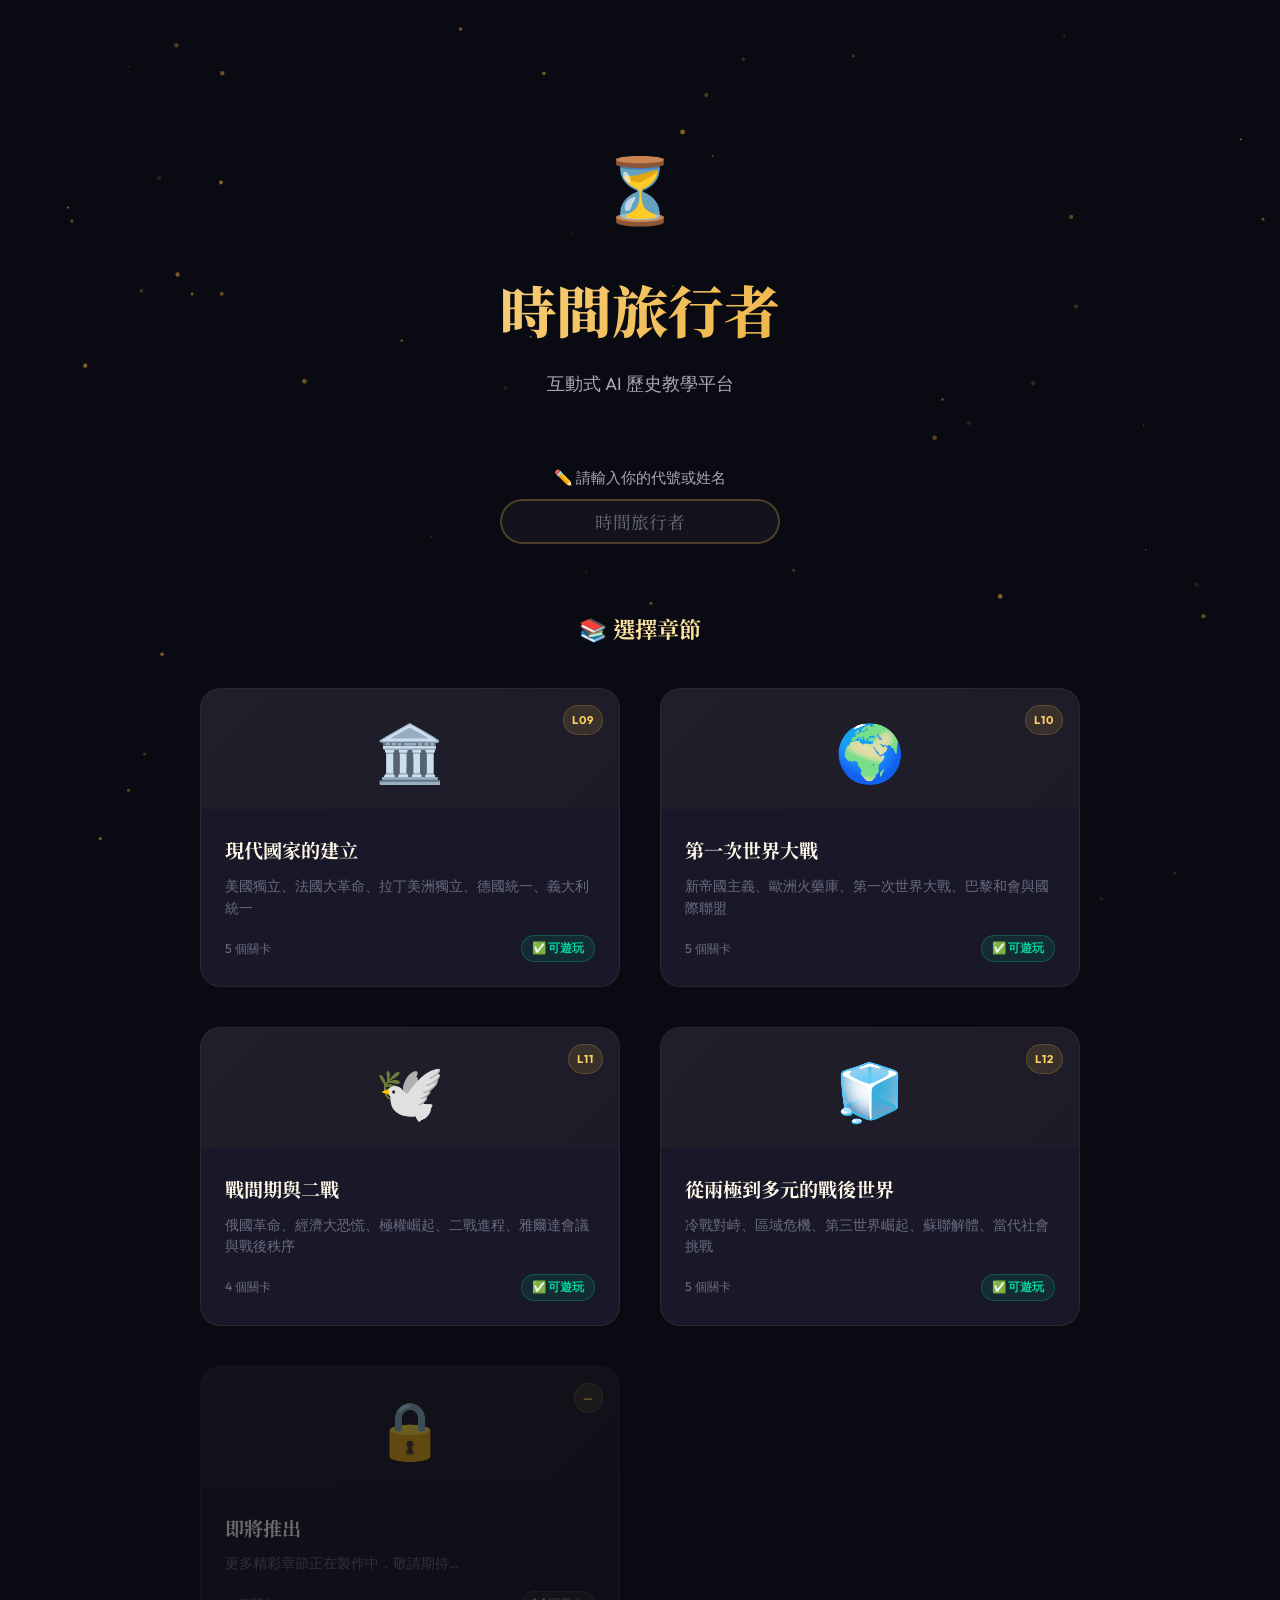
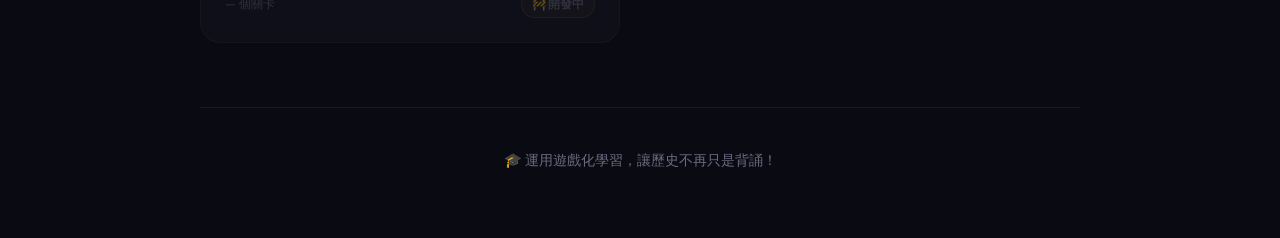
<file: index.html>
<!DOCTYPE html>
<html lang="zh-TW">
<head>
  <meta charset="UTF-8">
  <meta name="viewport" content="width=device-width, initial-scale=1.0">
  <meta name="description" content="互動式 AI 歷史教學平台 — 透過遊戲化方式學習歷史，選擇你的章節開始冒險！">
  <title>⏳ 時間旅行者 — 互動歷史教學平台</title>
  <link rel="stylesheet" href="style.css">
</head>
<body>

<canvas id="particles-canvas"></canvas>

<div class="portal-page">
  <div class="portal-header">
    <div class="portal-icon">⏳</div>
    <h1 class="portal-title">時間旅行者</h1>
    <p class="portal-subtitle">互動式 AI 歷史教學平台</p>
  </div>

  <div class="portal-username-section">
    <label class="username-label" for="portal-username">✏️ 請輸入你的代號或姓名</label>
    <input type="text" class="username-input" id="portal-username" placeholder="時間旅行者" maxlength="20">
  </div>

  <h2 class="portal-section-title">📚 選擇章節</h2>

  <div class="chapter-grid">
    <a class="chapter-card chapter-available" id="ch01-card" href="#" onclick="enterChapter('ch01.html')">
      <div class="chapter-badge">L09</div>
      <div class="chapter-cover">
        <span class="chapter-emoji">🏛️</span>
      </div>
      <div class="chapter-info">
        <h3 class="chapter-name">現代國家的建立</h3>
        <p class="chapter-desc">美國獨立、法國大革命、拉丁美洲獨立、德國統一、義大利統一</p>
        <div class="chapter-meta">
          <span class="chapter-levels">5 個關卡</span>
          <span class="chapter-status-tag">✅ 可遊玩</span>
        </div>
      </div>
    </a>

    <a class="chapter-card chapter-available" id="ch02-card" href="#" onclick="enterChapter('ch02.html')">
      <div class="chapter-badge">L10</div>
      <div class="chapter-cover">
        <span class="chapter-emoji">🌍</span>
      </div>
      <div class="chapter-info">
        <h3 class="chapter-name">第一次世界大戰</h3>
        <p class="chapter-desc">新帝國主義、歐洲火藥庫、第一次世界大戰、巴黎和會與國際聯盟</p>
        <div class="chapter-meta">
          <span class="chapter-levels">5 個關卡</span>
          <span class="chapter-status-tag">✅ 可遊玩</span>
        </div>
      </div>
    </a>

<a class="chapter-card chapter-available" id="ch03-card" href="#" onclick="enterChapter('ch03.html')">
<div class="chapter-badge">L11</div>
<div class="chapter-cover">
<span class="chapter-emoji">🕊️</span>
</div>
<div class="chapter-info">
<h3 class="chapter-name">戰間期與二戰</h3>
<p class="chapter-desc">俄國革命、經濟大恐慌、極權崛起、二戰進程、雅爾達會議與戰後秩序</p>
<div class="chapter-meta">
<span class="chapter-levels">4 個關卡</span>
<span class="chapter-status-tag">✅ 可遊玩</span>
</div>
</div>
</a>

<a class="chapter-card chapter-available" id="ch04-card" href="#" onclick="enterChapter('ch04.html')">
<div class="chapter-badge">L12</div>
<div class="chapter-cover">
<span class="chapter-emoji">🧊</span>
</div>
<div class="chapter-info">
<h3 class="chapter-name">從兩極到多元的戰後世界</h3>
<p class="chapter-desc">冷戰對峙、區域危機、第三世界崛起、蘇聯解體、當代社會挑戰</p>
<div class="chapter-meta">
<span class="chapter-levels">5 個關卡</span>
<span class="chapter-status-tag">✅ 可遊玩</span>
</div>
</div>
</a>

<div class="chapter-card chapter-locked">
      <div class="chapter-badge">—</div>
      <div class="chapter-cover">
        <span class="chapter-emoji">🔒</span>
      </div>
      <div class="chapter-info">
        <h3 class="chapter-name">即將推出</h3>
        <p class="chapter-desc">更多精彩章節正在製作中，敬請期待…</p>
        <div class="chapter-meta">
          <span class="chapter-levels">— 個關卡</span>
          <span class="chapter-status-tag coming-soon">🚧 開發中</span>
        </div>
      </div>
    </div>
  </div>

  <div class="portal-footer">
    <p>🎓 運用遊戲化學習，讓歷史不再只是背誦！</p>
  </div>
</div>

<script>
function initParticles() {
  const canvas = document.getElementById('particles-canvas');
  const ctx = canvas.getContext('2d');
  let particles = [];
  function resize() { canvas.width = window.innerWidth; canvas.height = window.innerHeight; }
  resize();
  window.addEventListener('resize', resize);
  class Particle {
    constructor() { this.reset(); }
    reset() {
      this.x = Math.random() * canvas.width;
      this.y = Math.random() * canvas.height;
      this.size = Math.random() * 2 + 0.5;
      this.speedX = (Math.random() - 0.5) * 0.3;
      this.speedY = (Math.random() - 0.5) * 0.3;
      this.opacity = Math.random() * 0.4 + 0.1;
    }
    update() {
      this.x += this.speedX; this.y += this.speedY;
      if (this.x < 0 || this.x > canvas.width) this.speedX *= -1;
      if (this.y < 0 || this.y > canvas.height) this.speedY *= -1;
    }
    draw() {
      ctx.beginPath();
      ctx.arc(this.x, this.y, this.size, 0, Math.PI * 2);
      ctx.fillStyle = `rgba(255, 192, 64, ${this.opacity})`;
      ctx.fill();
    }
  }
  for (let i = 0; i < 60; i++) particles.push(new Particle());
  function animate() {
    ctx.clearRect(0, 0, canvas.width, canvas.height);
    particles.forEach(p => { p.update(); p.draw(); });
    requestAnimationFrame(animate);
  }
  animate();
}

function enterChapter(url) {
  const name = document.getElementById('portal-username').value.trim() || '時間旅行者';
  sessionStorage.setItem('userName', name);
  window.location.href = url;
}

document.addEventListener('DOMContentLoaded', () => {
  initParticles();
  const saved = sessionStorage.getItem('userName');
  if (saved) document.getElementById('portal-username').value = saved;
});
</script>

</body>
</html>
</file>
<file: style.css>
/* ===== DESIGN SYSTEM ===== */
@import url('https://fonts.googleapis.com/css2?family=Noto+Serif+TC:wght@400;600;700;900&family=Outfit:wght@300;400;500;600;700&display=swap');

:root {
  /* Colors */
  --bg-deep: #0a0a12;
  --bg-main: #10101c;
  --bg-card: #181828;
  --bg-card-hover: #1e1e32;
  --border-subtle: rgba(255, 215, 140, 0.08);
  --border-glow: rgba(255, 195, 80, 0.25);

  --gold-100: #fff8e7;
  --gold-200: #ffe4a0;
  --gold-300: #ffd060;
  --gold-400: #ffc040;
  --gold-500: #e6a020;
  --gold-600: #b87a10;

  --amber: #ff9f1c;
  --crimson: #e63946;
  --emerald: #06d6a0;
  --sapphire: #118ab2;
  --pearl: #f1faee;
  --smoke: #a8a8b8;
  --mist: #6b6b80;

  /* Typography */
  --font-display: 'Noto Serif TC', serif;
  --font-ui: 'Outfit', sans-serif;

  /* Spacing */
  --space-xs: 0.25rem;
  --space-sm: 0.5rem;
  --space-md: 1rem;
  --space-lg: 1.5rem;
  --space-xl: 2.5rem;
  --space-2xl: 4rem;

  /* Radius */
  --radius-sm: 8px;
  --radius-md: 14px;
  --radius-lg: 20px;
  --radius-pill: 50px;

  /* Shadows */
  --shadow-glow: 0 0 30px rgba(255, 192, 64, 0.12);
  --shadow-card: 0 8px 32px rgba(0, 0, 0, 0.4);
  --shadow-float: 0 16px 48px rgba(0, 0, 0, 0.5);
}

/* ===== RESET & BASE ===== */
*, *::before, *::after { box-sizing: border-box; margin: 0; padding: 0; }

html {
  scroll-behavior: smooth;
  font-size: 16px;
}

body {
  font-family: var(--font-display);
  background: var(--bg-deep);
  color: var(--pearl);
  min-height: 100vh;
  overflow-x: hidden;
  line-height: 1.8;
}

/* ===== PARTICLE CANVAS ===== */
#particles-canvas {
  position: fixed;
  top: 0; left: 0;
  width: 100%; height: 100%;
  z-index: 0;
  pointer-events: none;
}

/* ===== NAVBAR ===== */
.navbar {
  position: fixed;
  top: 0; left: 0; right: 0;
  z-index: 100;
  display: flex;
  align-items: center;
  justify-content: space-between;
  padding: var(--space-sm) var(--space-xl);
  background: rgba(10, 10, 18, 0.85);
  backdrop-filter: blur(16px);
  border-bottom: 1px solid var(--border-subtle);
}

.navbar-brand {
  font-family: var(--font-display);
  font-weight: 900;
  font-size: 1.2rem;
  background: linear-gradient(135deg, var(--gold-300), var(--gold-500));
  -webkit-background-clip: text;
  -webkit-text-fill-color: transparent;
  background-clip: text;
  display: flex;
  align-items: center;
  gap: var(--space-sm);
}

.navbar-brand .icon { -webkit-text-fill-color: initial; font-size: 1.4rem; }

.progress-bar-container {
  flex: 1;
  max-width: 400px;
  margin: 0 var(--space-lg);
  height: 8px;
  background: rgba(255, 255, 255, 0.06);
  border-radius: var(--radius-pill);
  overflow: hidden;
}

.progress-bar-fill {
  height: 100%;
  width: 0%;
  background: linear-gradient(90deg, var(--gold-500), var(--amber), var(--gold-300));
  border-radius: var(--radius-pill);
  transition: width 0.8s cubic-bezier(0.22, 1, 0.36, 1);
  box-shadow: 0 0 12px rgba(255, 192, 64, 0.4);
}

.score-display {
  font-family: var(--font-ui);
  font-weight: 600;
  font-size: 0.95rem;
  color: var(--gold-200);
  display: flex;
  align-items: center;
  gap: var(--space-xs);
}

.score-display .star-icon { font-size: 1.1rem; }

/* ===== SCREEN CONTAINER ===== */
.screen {
  display: none;
  position: relative;
  z-index: 1;
  min-height: 100vh;
  padding-top: 60px;
}
.screen.active { display: block; animation: fadeIn 0.6s ease; }

@keyframes fadeIn {
  from { opacity: 0; transform: translateY(20px); }
  to { opacity: 1; transform: translateY(0); }
}

/* ===== WELCOME SCREEN ===== */
.welcome-screen {
  display: flex;
  flex-direction: column;
  align-items: center;
  justify-content: center;
  min-height: 100vh;
  text-align: center;
  padding: var(--space-xl);
}

.welcome-title {
  font-size: clamp(2.2rem, 6vw, 4.5rem);
  font-weight: 900;
  line-height: 1.3;
  margin-bottom: var(--space-lg);
  background: linear-gradient(135deg, var(--gold-200), var(--gold-400), var(--amber));
  -webkit-background-clip: text;
  -webkit-text-fill-color: transparent;
  background-clip: text;
  text-shadow: none;
  animation: titleGlow 3s ease-in-out infinite alternate;
}

@keyframes titleGlow {
  from { filter: brightness(1); }
  to   { filter: brightness(1.2); }
}

.welcome-subtitle {
  font-size: clamp(1rem, 2.5vw, 1.4rem);
  color: var(--smoke);
  margin-bottom: var(--space-2xl);
  max-width: 600px;
  font-weight: 400;
}

.welcome-badges {
  display: flex;
  gap: var(--space-lg);
  margin-bottom: var(--space-2xl);
  flex-wrap: wrap;
  justify-content: center;
}

.welcome-badge {
  background: var(--bg-card);
  border: 1px solid var(--border-subtle);
  border-radius: var(--radius-md);
  padding: var(--space-md) var(--space-lg);
  display: flex;
  align-items: center;
  gap: var(--space-sm);
  font-family: var(--font-ui);
  font-size: 0.9rem;
  color: var(--smoke);
  transition: all 0.3s ease;
}

.welcome-badge:hover {
  border-color: var(--border-glow);
  transform: translateY(-3px);
  box-shadow: var(--shadow-glow);
}

.welcome-badge .emoji { font-size: 1.5rem; }

.btn-start {
  font-family: var(--font-ui);
  font-weight: 700;
  font-size: 1.15rem;
  padding: var(--space-md) var(--space-2xl);
  background: linear-gradient(135deg, var(--gold-500), var(--amber));
  color: var(--bg-deep);
  border: none;
  border-radius: var(--radius-pill);
  cursor: pointer;
  transition: all 0.3s ease;
  box-shadow: 0 6px 24px rgba(230, 160, 32, 0.3);
  position: relative;
  overflow: hidden;
}

.btn-start::before {
  content: '';
  position: absolute;
  top: -50%; left: -50%;
  width: 200%; height: 200%;
  background: radial-gradient(circle, rgba(255,255,255,0.2), transparent 60%);
  transform: scale(0);
  transition: transform 0.5s ease;
}

.btn-start:hover {
  transform: translateY(-3px) scale(1.02);
  box-shadow: 0 10px 36px rgba(230, 160, 32, 0.45);
}

.btn-start:hover::before { transform: scale(1); }
.btn-start:active { transform: translateY(0) scale(0.98); }

/* ===== USERNAME INPUT ===== */
.username-section {
  margin-bottom: var(--space-xl);
  display: flex;
  flex-direction: column;
  align-items: center;
  gap: var(--space-sm);
}

.username-label {
  font-family: var(--font-ui);
  font-size: 0.95rem;
  color: var(--smoke);
}

.username-input {
  font-family: var(--font-display);
  font-size: 1.1rem;
  font-weight: 600;
  padding: var(--space-sm) var(--space-xl);
  background: rgba(255, 255, 255, 0.04);
  border: 2px solid var(--border-glow);
  border-radius: var(--radius-pill);
  color: var(--gold-200);
  text-align: center;
  width: 280px;
  outline: none;
  transition: all 0.3s ease;
}

.username-input:focus {
  border-color: var(--gold-400);
  background: rgba(255, 192, 64, 0.06);
  box-shadow: 0 0 20px rgba(255, 192, 64, 0.15);
}

.username-input::placeholder {
  color: var(--mist);
  font-weight: 400;
}

/* ===== FINAL CONGRATS ===== */
.final-congrats {
  margin-bottom: var(--space-lg);
}

.final-congrats-line {
  font-size: clamp(1.3rem, 3vw, 1.8rem);
  font-weight: 700;
  color: var(--pearl);
  line-height: 1.6;
}

.final-username {
  color: var(--gold-300);
  font-size: clamp(1.5rem, 3.5vw, 2.2rem);
  font-weight: 900;
  background: linear-gradient(135deg, var(--gold-200), var(--amber));
  -webkit-background-clip: text;
  -webkit-text-fill-color: transparent;
  background-clip: text;
  padding: 0 var(--space-xs);
}

/* ===== LEVEL SCREEN ===== */
.level-screen {
  max-width: 960px;
  margin: 0 auto;
  padding: 80px var(--space-xl) var(--space-2xl);
}

.level-header {
  text-align: center;
  margin-bottom: var(--space-lg);
}

/* ===== STEP SYSTEM ===== */
.level-step {
  display: none;
  animation: stepFadeIn 0.4s ease;
}

.level-step.active {
  display: block;
}

@keyframes stepFadeIn {
  from { opacity: 0; transform: translateY(16px); }
  to { opacity: 1; transform: translateY(0); }
}

.step-indicator {
  display: flex;
  justify-content: center;
  gap: 8px;
  margin-bottom: var(--space-xl);
}

.step-dot {
  width: 10px;
  height: 10px;
  border-radius: 50%;
  background: rgba(255, 255, 255, 0.12);
  border: 1px solid rgba(255, 255, 255, 0.15);
  transition: all 0.3s ease;
}

.step-dot.active {
  background: var(--gold-400);
  border-color: var(--gold-300);
  box-shadow: 0 0 8px rgba(255, 192, 64, 0.4);
  transform: scale(1.3);
}

.step-dot.done {
  background: var(--emerald);
  border-color: var(--emerald);
}

.btn-step-next {
  display: block;
  width: 100%;
  max-width: 320px;
  margin: var(--space-xl) auto 0;
  font-family: var(--font-ui);
  font-weight: 600;
  font-size: 1.05rem;
  padding: var(--space-md) var(--space-xl);
  background: linear-gradient(135deg, var(--gold-500), var(--amber));
  border: none;
  border-radius: var(--radius-pill);
  color: var(--bg-deep);
  cursor: pointer;
  transition: all 0.3s ease;
}

.btn-step-next:hover {
  transform: translateY(-3px);
  box-shadow: 0 8px 24px rgba(255, 192, 64, 0.3);
}

.level-tag {
  display: inline-block;
  font-family: var(--font-ui);
  font-weight: 600;
  font-size: 0.8rem;
  text-transform: uppercase;
  letter-spacing: 2px;
  color: var(--gold-400);
  background: rgba(255, 192, 64, 0.08);
  padding: var(--space-xs) var(--space-lg);
  border-radius: var(--radius-pill);
  border: 1px solid rgba(255, 192, 64, 0.15);
  margin-bottom: var(--space-md);
}

.level-title {
  font-size: clamp(1.8rem, 4vw, 2.8rem);
  font-weight: 900;
  margin-bottom: var(--space-sm);
  color: var(--gold-100);
}

.level-era {
  font-family: var(--font-ui);
  font-size: 1rem;
  color: var(--mist);
}

/* ===== STORY SECTION ===== */
.story-section {
  background: var(--bg-card);
  border: 1px solid var(--border-subtle);
  border-radius: var(--radius-lg);
  padding: var(--space-xl);
  margin-bottom: var(--space-xl);
  position: relative;
  overflow: hidden;
}

.story-section::before {
  content: '';
  position: absolute;
  top: 0; left: 0;
  width: 100%; height: 3px;
  background: linear-gradient(90deg, transparent, var(--gold-500), transparent);
}

.story-section h3 {
  font-size: 1.3rem;
  font-weight: 700;
  margin-bottom: var(--space-md);
  color: var(--gold-200);
  display: flex;
  align-items: center;
  gap: var(--space-sm);
}

.story-text {
  color: var(--smoke);
  font-size: 1.05rem;
  line-height: 2;
  margin-bottom: var(--space-lg);
}

.story-text strong { color: var(--gold-300); font-weight: 600; }

.story-images {
  display: grid;
  grid-template-columns: repeat(auto-fit, minmax(240px, 1fr));
  gap: var(--space-lg);
  margin-top: var(--space-lg);
}

.story-image-card {
  position: relative;
  border-radius: var(--radius-md);
  overflow: hidden;
  border: 1px solid var(--border-subtle);
  transition: all 0.4s ease;
  cursor: pointer;
}

.story-image-card:hover {
  transform: translateY(-4px);
  border-color: var(--border-glow);
  box-shadow: var(--shadow-glow);
}

.story-image-card img {
  width: 100%;
  height: 200px;
  object-fit: cover;
  display: block;
  transition: transform 0.4s ease;
}

.story-image-card:hover img { transform: scale(1.05); }

.story-image-caption {
  background: rgba(10, 10, 18, 0.9);
  padding: var(--space-sm) var(--space-md);
  font-family: var(--font-ui);
  font-size: 0.82rem;
  color: var(--smoke);
  border-top: 1px solid var(--border-subtle);
}

/* ===== CHALLENGE SECTION ===== */
.challenge-section {
  margin-top: var(--space-xl);
}

.challenge-title {
  font-size: 1.3rem;
  font-weight: 700;
  color: var(--gold-200);
  margin-bottom: var(--space-lg);
  display: flex;
  align-items: center;
  gap: var(--space-sm);
}

/* Quiz Question */
.quiz-card {
  background: var(--bg-card);
  border: 1px solid var(--border-subtle);
  border-radius: var(--radius-lg);
  padding: var(--space-xl);
  margin-bottom: var(--space-lg);
  transition: all 0.3s ease;
}

.quiz-number {
  font-family: var(--font-ui);
  font-weight: 700;
  font-size: 0.75rem;
  color: var(--gold-400);
  text-transform: uppercase;
  letter-spacing: 1.5px;
  margin-bottom: var(--space-sm);
}

.quiz-question {
  font-size: 1.15rem;
  font-weight: 600;
  color: var(--pearl);
  margin-bottom: var(--space-lg);
  line-height: 1.7;
}

.quiz-options {
  display: flex;
  flex-direction: column;
  gap: var(--space-sm);
}

.quiz-option {
  font-family: var(--font-display);
  font-size: 1rem;
  padding: var(--space-md) var(--space-lg);
  background: rgba(255, 255, 255, 0.03);
  border: 1px solid var(--border-subtle);
  border-radius: var(--radius-md);
  color: var(--smoke);
  cursor: pointer;
  transition: all 0.25s ease;
  text-align: left;
  display: flex;
  align-items: center;
  gap: var(--space-md);
}

.quiz-option:hover:not(.correct):not(.wrong):not(:disabled) {
  background: rgba(255, 192, 64, 0.06);
  border-color: var(--border-glow);
  color: var(--pearl);
  transform: translateX(6px);
}

.quiz-option .option-letter {
  font-family: var(--font-ui);
  font-weight: 700;
  font-size: 0.85rem;
  width: 32px; height: 32px;
  display: flex;
  align-items: center;
  justify-content: center;
  border-radius: 50%;
  background: rgba(255, 255, 255, 0.05);
  color: var(--mist);
  flex-shrink: 0;
  transition: all 0.25s ease;
}

.quiz-option:hover:not(.correct):not(.wrong):not(:disabled) .option-letter {
  background: rgba(255, 192, 64, 0.15);
  color: var(--gold-300);
}

.quiz-option.correct {
  background: rgba(6, 214, 160, 0.1);
  border-color: var(--emerald);
  color: var(--emerald);
  animation: correctPulse 0.5s ease;
}

.quiz-option.correct .option-letter {
  background: var(--emerald);
  color: var(--bg-deep);
}

.quiz-option.wrong {
  background: rgba(230, 57, 70, 0.1);
  border-color: var(--crimson);
  color: var(--crimson);
  animation: wrongShake 0.4s ease;
}

.quiz-option.wrong .option-letter {
  background: var(--crimson);
  color: white;
}

@keyframes correctPulse {
  0%, 100% { transform: scale(1); }
  50% { transform: scale(1.02); }
}

@keyframes wrongShake {
  0%, 100% { transform: translateX(0); }
  20% { transform: translateX(-8px); }
  40% { transform: translateX(8px); }
  60% { transform: translateX(-4px); }
  80% { transform: translateX(4px); }
}

.quiz-explanation {
  margin-top: var(--space-md);
  padding: var(--space-md) var(--space-lg);
  background: rgba(255, 192, 64, 0.04);
  border-left: 3px solid var(--gold-500);
  border-radius: 0 var(--radius-sm) var(--radius-sm) 0;
  font-size: 0.95rem;
  color: var(--smoke);
  line-height: 1.7;
  display: none;
  animation: fadeIn 0.4s ease;
}

.quiz-explanation.show { display: block; }

/* ===== SORTING GAME ===== */
.sort-container {
  background: var(--bg-card);
  border: 1px solid var(--border-subtle);
  border-radius: var(--radius-lg);
  padding: var(--space-xl);
  margin-bottom: var(--space-lg);
}

.sort-instruction {
  font-size: 1rem;
  color: var(--smoke);
  margin-bottom: var(--space-lg);
}

.sort-items {
  display: flex;
  flex-direction: column;
  gap: var(--space-sm);
  min-height: 80px;
}

.sort-item {
  font-family: var(--font-display);
  font-size: 0.95rem;
  padding: var(--space-md) var(--space-lg);
  background: rgba(255, 255, 255, 0.03);
  border: 1px solid var(--border-subtle);
  border-radius: var(--radius-md);
  color: var(--smoke);
  cursor: grab;
  transition: all 0.25s ease;
  user-select: none;
  display: flex;
  align-items: center;
  gap: var(--space-md);
}

.sort-item:hover {
  background: rgba(255, 192, 64, 0.06);
  border-color: var(--border-glow);
}

.sort-item.dragging {
  opacity: 0.5;
  border-color: var(--gold-400);
  background: rgba(255, 192, 64, 0.1);
}

.sort-item .drag-handle {
  font-size: 1.1rem;
  color: var(--mist);
  cursor: grab;
}

.sort-item.correct-pos {
  background: rgba(6, 214, 160, 0.1);
  border-color: var(--emerald);
}

.sort-item.wrong-pos {
  background: rgba(230, 57, 70, 0.1);
  border-color: var(--crimson);
}

.btn-check-sort {
  font-family: var(--font-ui);
  font-weight: 600;
  padding: var(--space-sm) var(--space-xl);
  background: rgba(255, 192, 64, 0.1);
  border: 1px solid var(--gold-500);
  border-radius: var(--radius-pill);
  color: var(--gold-300);
  cursor: pointer;
  margin-top: var(--space-lg);
  transition: all 0.3s ease;
  font-size: 0.95rem;
}

.btn-check-sort:hover {
  background: rgba(255, 192, 64, 0.2);
  transform: translateY(-2px);
}

/* ===== MATCHING GAME ===== */
.match-container {
  background: var(--bg-card);
  border: 1px solid var(--border-subtle);
  border-radius: var(--radius-lg);
  padding: var(--space-xl);
  margin-bottom: var(--space-lg);
}

.match-grid {
  display: grid;
  grid-template-columns: 1fr auto 1fr;
  gap: var(--space-sm) var(--space-md);
  align-items: center;
}

.match-left, .match-right {
  display: flex;
  flex-direction: column;
  gap: var(--space-sm);
}

.match-connector {
  display: flex;
  flex-direction: column;
  gap: var(--space-sm);
  align-items: center;
}

.match-item {
  font-family: var(--font-display);
  font-size: 0.92rem;
  padding: var(--space-sm) var(--space-md);
  background: rgba(255, 255, 255, 0.03);
  border: 2px solid var(--border-subtle);
  border-radius: var(--radius-md);
  color: var(--smoke);
  cursor: pointer;
  transition: all 0.25s ease;
  text-align: center;
  min-height: 48px;
  display: flex;
  align-items: center;
  justify-content: center;
}

.match-item:hover:not(.matched) {
  border-color: var(--border-glow);
  background: rgba(255, 192, 64, 0.06);
}

.match-item.selected {
  border-color: var(--gold-400);
  background: rgba(255, 192, 64, 0.12);
  color: var(--gold-200);
  box-shadow: 0 0 16px rgba(255, 192, 64, 0.15);
}

.match-item.matched {
  border-color: var(--emerald);
  background: rgba(6, 214, 160, 0.1);
  color: var(--emerald);
  cursor: default;
}

.match-item.wrong-match {
  animation: wrongShake 0.4s ease;
  border-color: var(--crimson);
  background: rgba(230, 57, 70, 0.1);
}

/* ===== BUTTONS ===== */
.btn-next-level {
  display: none;
  font-family: var(--font-ui);
  font-weight: 700;
  font-size: 1.05rem;
  padding: var(--space-md) var(--space-2xl);
  background: linear-gradient(135deg, var(--emerald), #05c090);
  color: var(--bg-deep);
  border: none;
  border-radius: var(--radius-pill);
  cursor: pointer;
  margin: var(--space-xl) auto;
  transition: all 0.3s ease;
  box-shadow: 0 6px 24px rgba(6, 214, 160, 0.25);
}

.btn-next-level.show { display: block; animation: fadeIn 0.5s ease; }

.btn-next-level:hover {
  transform: translateY(-3px);
  box-shadow: 0 10px 36px rgba(6, 214, 160, 0.4);
}

/* ===== LEVEL COMPLETE OVERLAY ===== */
.level-complete-overlay {
  display: none;
  position: fixed;
  top: 0; left: 0;
  width: 100%; height: 100%;
  background: rgba(10, 10, 18, 0.92);
  backdrop-filter: blur(12px);
  z-index: 200;
  align-items: center;
  justify-content: center;
}

.level-complete-overlay.show {
  display: flex;
  animation: fadeIn 0.5s ease;
}

.level-complete-content {
  text-align: center;
  max-width: 480px;
  padding: var(--space-2xl);
}

.level-complete-icon {
  font-size: 4rem;
  margin-bottom: var(--space-lg);
  animation: bounceIn 0.6s ease;
}

@keyframes bounceIn {
  0% { transform: scale(0); }
  50% { transform: scale(1.2); }
  100% { transform: scale(1); }
}

.level-complete-title {
  font-size: 2rem;
  font-weight: 900;
  color: var(--gold-200);
  margin-bottom: var(--space-sm);
}

.level-complete-score {
  font-family: var(--font-ui);
  font-size: 1.1rem;
  color: var(--smoke);
  margin-bottom: var(--space-xl);
}

.stars-earned {
  display: flex;
  justify-content: center;
  gap: var(--space-sm);
  margin-bottom: var(--space-xl);
}

.star {
  font-size: 2.5rem;
  transition: all 0.3s ease;
  animation: starPop 0.4s ease forwards;
  opacity: 0;
}

.star:nth-child(1) { animation-delay: 0.2s; }
.star:nth-child(2) { animation-delay: 0.4s; }
.star:nth-child(3) { animation-delay: 0.6s; }

@keyframes starPop {
  0% { transform: scale(0) rotate(-180deg); opacity: 0; }
  100% { transform: scale(1) rotate(0deg); opacity: 1; }
}

.btn-continue {
  font-family: var(--font-ui);
  font-weight: 700;
  font-size: 1.05rem;
  padding: var(--space-md) var(--space-2xl);
  background: linear-gradient(135deg, var(--gold-500), var(--amber));
  color: var(--bg-deep);
  border: none;
  border-radius: var(--radius-pill);
  cursor: pointer;
  transition: all 0.3s ease;
  box-shadow: 0 6px 24px rgba(230, 160, 32, 0.3);
}

.btn-continue:hover {
  transform: translateY(-3px);
  box-shadow: 0 10px 36px rgba(230, 160, 32, 0.45);
}

/* ===== FINAL SCREEN ===== */
.final-screen {
  display: flex;
  flex-direction: column;
  align-items: center;
  justify-content: center;
  min-height: 100vh;
  text-align: center;
  padding: var(--space-xl);
}

.trophy-icon {
  font-size: 6rem;
  margin-bottom: var(--space-lg);
  animation: trophyGlow 2s ease-in-out infinite alternate;
}

@keyframes trophyGlow {
  from { filter: drop-shadow(0 0 20px rgba(255, 192, 64, 0.3)); transform: scale(1); }
  to   { filter: drop-shadow(0 0 40px rgba(255, 192, 64, 0.6)); transform: scale(1.05); }
}

.final-title {
  font-size: clamp(2rem, 5vw, 3.5rem);
  font-weight: 900;
  background: linear-gradient(135deg, var(--gold-200), var(--gold-400));
  -webkit-background-clip: text;
  -webkit-text-fill-color: transparent;
  background-clip: text;
  margin-bottom: var(--space-md);
}

.final-stats {
  display: flex;
  gap: var(--space-xl);
  margin: var(--space-xl) 0;
  flex-wrap: wrap;
  justify-content: center;
}

.stat-card {
  background: var(--bg-card);
  border: 1px solid var(--border-subtle);
  border-radius: var(--radius-md);
  padding: var(--space-lg) var(--space-xl);
  min-width: 140px;
}

.stat-value {
  font-family: var(--font-ui);
  font-size: 2rem;
  font-weight: 700;
  color: var(--gold-300);
}

.stat-label {
  font-family: var(--font-ui);
  font-size: 0.85rem;
  color: var(--mist);
  margin-top: var(--space-xs);
}

.btn-restart {
  font-family: var(--font-ui);
  font-weight: 700;
  font-size: 1.05rem;
  padding: var(--space-md) var(--space-2xl);
  background: transparent;
  border: 2px solid var(--gold-500);
  border-radius: var(--radius-pill);
  color: var(--gold-300);
  cursor: pointer;
  transition: all 0.3s ease;
  margin-top: var(--space-lg);
}

.btn-restart:hover {
  background: rgba(255, 192, 64, 0.1);
  transform: translateY(-3px);
}

.btn-back-portal {
  font-family: var(--font-ui);
  font-weight: 600;
  font-size: 0.95rem;
  padding: var(--space-sm) var(--space-xl);
  background: transparent;
  border: 1px solid var(--mist);
  border-radius: var(--radius-pill);
  color: var(--mist);
  cursor: pointer;
  transition: all 0.3s ease;
  margin-top: var(--space-md);
}

.btn-back-portal:hover {
  border-color: var(--gold-400);
  color: var(--gold-300);
  background: rgba(255, 192, 64, 0.08);
  transform: translateY(-2px);
}

/* ===== PORTAL PAGE ===== */
.portal-page {
  max-width: 960px;
  margin: 0 auto;
  padding: var(--space-2xl) var(--space-xl);
  position: relative;
  z-index: 1;
  min-height: 100vh;
}

.portal-header {
  text-align: center;
  margin-bottom: var(--space-2xl);
  padding-top: var(--space-2xl);
}

.portal-icon {
  font-size: 4rem;
  margin-bottom: var(--space-md);
  animation: trophyGlow 2s ease-in-out infinite alternate;
}

.portal-title {
  font-size: clamp(2.2rem, 5vw, 3.5rem);
  font-weight: 900;
  background: linear-gradient(135deg, var(--gold-200), var(--gold-500));
  -webkit-background-clip: text;
  -webkit-text-fill-color: transparent;
  background-clip: text;
  margin-bottom: var(--space-sm);
}

.portal-subtitle {
  font-family: var(--font-ui);
  font-size: 1.1rem;
  color: var(--smoke);
}

.portal-username-section {
  display: flex;
  flex-direction: column;
  align-items: center;
  gap: var(--space-sm);
  margin-bottom: var(--space-2xl);
}

.portal-section-title {
  font-size: 1.4rem;
  font-weight: 700;
  color: var(--gold-200);
  margin-bottom: var(--space-xl);
  text-align: center;
}

.chapter-grid {
  display: grid;
  grid-template-columns: repeat(auto-fit, minmax(280px, 1fr));
  gap: var(--space-xl);
  margin-bottom: var(--space-2xl);
}

.chapter-card {
  background: var(--bg-card);
  border: 1px solid var(--border-subtle);
  border-radius: var(--radius-lg);
  overflow: hidden;
  transition: all 0.35s ease;
  text-decoration: none;
  color: inherit;
  display: block;
  position: relative;
}

.chapter-available:hover {
  border-color: var(--border-glow);
  transform: translateY(-6px);
  box-shadow: 0 16px 48px rgba(255, 192, 64, 0.12);
}

.chapter-locked {
  opacity: 0.4;
  cursor: not-allowed;
}

.chapter-badge {
  position: absolute;
  top: var(--space-md);
  right: var(--space-md);
  font-family: var(--font-ui);
  font-weight: 700;
  font-size: 0.7rem;
  letter-spacing: 1px;
  text-transform: uppercase;
  padding: var(--space-xs) var(--space-sm);
  background: rgba(255, 192, 64, 0.12);
  border: 1px solid rgba(255, 192, 64, 0.2);
  border-radius: var(--radius-pill);
  color: var(--gold-300);
}

.chapter-cover {
  display: flex;
  align-items: center;
  justify-content: center;
  height: 120px;
  background: linear-gradient(135deg, rgba(255, 192, 64, 0.04), rgba(255, 192, 64, 0.02));
}

.chapter-emoji {
  font-size: 3.5rem;
}

.chapter-info {
  padding: var(--space-lg);
}

.chapter-name {
  font-size: 1.2rem;
  font-weight: 700;
  color: var(--gold-100);
  margin-bottom: var(--space-sm);
}

.chapter-desc {
  font-family: var(--font-ui);
  font-size: 0.85rem;
  color: var(--mist);
  line-height: 1.6;
  margin-bottom: var(--space-md);
}

.chapter-meta {
  display: flex;
  justify-content: space-between;
  align-items: center;
}

.chapter-levels {
  font-family: var(--font-ui);
  font-size: 0.78rem;
  color: var(--mist);
}

.chapter-status-tag {
  font-family: var(--font-ui);
  font-size: 0.72rem;
  font-weight: 600;
  padding: 2px 10px;
  border-radius: var(--radius-pill);
  background: rgba(6, 214, 160, 0.1);
  border: 1px solid rgba(6, 214, 160, 0.25);
  color: var(--emerald);
}

.chapter-status-tag.coming-soon {
  background: rgba(255, 192, 64, 0.06);
  border-color: rgba(255, 192, 64, 0.15);
  color: var(--mist);
}

.portal-footer {
  text-align: center;
  font-family: var(--font-ui);
  font-size: 0.9rem;
  color: var(--mist);
  padding-top: var(--space-xl);
  border-top: 1px solid var(--border-subtle);
}

/* ===== IMAGE LIGHTBOX ===== */
.lightbox {
  display: none;
  position: fixed;
  top: 0; left: 0;
  width: 100%; height: 100%;
  background: rgba(0, 0, 0, 0.92);
  backdrop-filter: blur(8px);
  z-index: 300;
  align-items: center;
  justify-content: center;
  cursor: zoom-out;
}

.lightbox.show { display: flex; animation: fadeIn 0.3s ease; }

.lightbox img {
  max-width: 90%;
  max-height: 85vh;
  border-radius: var(--radius-md);
  box-shadow: var(--shadow-float);
}

.lightbox-caption {
  position: absolute;
  bottom: 30px;
  left: 50%;
  transform: translateX(-50%);
  font-size: 0.95rem;
  color: var(--smoke);
  background: rgba(10, 10, 18, 0.8);
  padding: var(--space-sm) var(--space-lg);
  border-radius: var(--radius-pill);
  max-width: 80%;
  text-align: center;
}

/* ===== RESPONSIVE ===== */
@media (max-width: 768px) {
  .navbar { padding: var(--space-sm) var(--space-md); }
  .navbar-brand { font-size: 1rem; }
  .progress-bar-container { max-width: 150px; }

  .level-screen { padding: 80px var(--space-md) var(--space-xl); }

  .story-section { padding: var(--space-lg); }
  .story-images { grid-template-columns: 1fr; }

  .match-grid { grid-template-columns: 1fr; gap: var(--space-sm); }

  .final-stats { flex-direction: column; align-items: center; }

  .welcome-badges { flex-direction: column; align-items: center; }
}

/* ===== CONFETTI ===== */
.confetti-piece {
  position: fixed;
  width: 10px;
  height: 10px;
  z-index: 250;
  animation: confettiFall 3s ease-in forwards;
  pointer-events: none;
}

@keyframes confettiFall {
  0% { transform: translateY(-100vh) rotate(0deg); opacity: 1; }
  100% { transform: translateY(100vh) rotate(720deg); opacity: 0; }
}

/* ===== DRAG-DROP FILL ===== */
.fill-blank-card {
  background: var(--bg-card);
  border: 1px solid var(--border-subtle);
  border-radius: var(--radius-lg);
  padding: var(--space-xl);
  margin-bottom: var(--space-lg);
}

.fill-blank-sentence {
  font-size: 1.1rem;
  line-height: 2.4;
  color: var(--smoke);
  margin-bottom: var(--space-lg);
}

/* Drag chips container */
.drag-options {
  display: flex;
  flex-wrap: wrap;
  gap: var(--space-sm);
  margin-bottom: var(--space-xl);
  padding: var(--space-md);
  background: rgba(255, 255, 255, 0.02);
  border: 1px dashed var(--border-subtle);
  border-radius: var(--radius-md);
  min-height: 50px;
  justify-content: center;
}

.drag-chip {
  font-family: var(--font-display);
  font-size: 1rem;
  font-weight: 600;
  padding: var(--space-sm) var(--space-lg);
  background: rgba(255, 192, 64, 0.08);
  border: 1px solid var(--gold-500);
  border-radius: var(--radius-pill);
  color: var(--gold-200);
  cursor: grab;
  transition: all 0.25s ease;
  user-select: none;
}

.drag-chip:hover:not(.chip-used) {
  background: rgba(255, 192, 64, 0.15);
  transform: translateY(-2px);
  box-shadow: 0 4px 16px rgba(255, 192, 64, 0.15);
}

.drag-chip.chip-selected {
  background: rgba(255, 192, 64, 0.2);
  border-color: var(--gold-300);
  box-shadow: 0 0 16px rgba(255, 192, 64, 0.25);
  transform: scale(1.05);
}

.drag-chip.chip-used {
  opacity: 0.25;
  cursor: default;
  transform: scale(0.95);
}

.drag-chip.dragging {
  opacity: 0.5;
}

/* Drop zones in text */
.drop-zone {
  display: inline-block;
  min-width: 80px;
  padding: var(--space-xs) var(--space-md);
  background: rgba(255, 255, 255, 0.04);
  border: 2px dashed var(--gold-500);
  border-radius: var(--radius-sm);
  color: var(--mist);
  text-align: center;
  transition: all 0.25s ease;
  cursor: pointer;
  vertical-align: middle;
  font-weight: 600;
}

.drop-zone.drop-hover {
  border-color: var(--gold-300);
  background: rgba(255, 192, 64, 0.1);
  box-shadow: 0 0 12px rgba(255, 192, 64, 0.2);
}

.drop-zone.filled {
  border-style: solid;
  color: var(--gold-200);
  background: rgba(255, 192, 64, 0.08);
}

.drop-zone.correct-drop {
  border-color: var(--emerald);
  background: rgba(6, 214, 160, 0.1);
  color: var(--emerald);
  border-style: solid;
}

.drop-zone.wrong-drop {
  border-color: var(--crimson);
  background: rgba(230, 57, 70, 0.1);
  color: var(--crimson);
  animation: wrongShake 0.4s ease;
}

.btn-check-fill {
  font-family: var(--font-ui);
  font-weight: 600;
  padding: var(--space-sm) var(--space-xl);
  background: rgba(255, 192, 64, 0.1);
  border: 1px solid var(--gold-500);
  border-radius: var(--radius-pill);
  color: var(--gold-300);
  cursor: pointer;
  transition: all 0.3s ease;
  font-size: 0.95rem;
}

.btn-check-fill:hover {
  background: rgba(255, 192, 64, 0.2);
  transform: translateY(-2px);
}

/* ===== SORT YEAR REVEAL ===== */
.sort-year {
  font-family: var(--font-ui);
  font-weight: 600;
  color: var(--gold-400);
  margin-left: var(--space-xs);
  animation: fadeIn 0.4s ease;
}

/* ===== TOOLTIP ===== */
.score-popup {
  position: fixed;
  z-index: 250;
  font-family: var(--font-ui);
  font-weight: 700;
  font-size: 1.5rem;
  color: var(--gold-300);
  pointer-events: none;
  animation: scoreFloat 1.2s ease forwards;
}

@keyframes scoreFloat {
  0% { transform: translateY(0) scale(0.5); opacity: 0; }
  20% { transform: translateY(-20px) scale(1.2); opacity: 1; }
  100% { transform: translateY(-80px) scale(1); opacity: 0; }
}

/* ===== MAP DRAG-DROP GAME ===== */
.map-challenge-card {
  background: var(--bg-card);
  border: 1px solid var(--border-subtle);
  border-radius: var(--radius-lg);
  padding: var(--space-xl);
  margin-bottom: var(--space-lg);
}

.map-container {
  position: relative;
  width: 100%;
  max-width: 600px;
  margin: var(--space-xl) auto;
  border-radius: var(--radius-md);
  overflow: hidden;
  border: 1px solid var(--border-subtle);
  background: rgba(0, 0, 0, 0.2);
}

.map-container img {
  width: 100%;
  display: block;
}

.map-drop-zone {
  position: absolute;
  width: 90px;
  height: 40px;
  background: transparent;
  border: none;
  display: flex;
  align-items: center;
  justify-content: center;
  color: transparent;
  font-family: var(--font-ui);
  font-size: 0.8rem;
  font-weight: 700;
  transition: all 0.3s ease;
  transform: translate(-50%, -50%);
  z-index: 10;
  cursor: pointer;
}

.map-drop-zone:hover, .map-drop-zone.drop-hover {
  background: transparent;
  border-color: transparent;
}

.map-drop-zone.filled {
  border: none;
  background: transparent;
  color: #d32f2f; /* 暗紅色更顯眼 */
  font-family: var(--font-display);
  font-size: 1.15rem;
  font-weight: 900;
}

.map-drop-zone.correct-drop {
  border: none;
  background: transparent;
  color: #2e7d32; /* 暗綠色代表正確 */
}

.map-drop-zone.wrong-drop {
  border: none;
  background: transparent;
  color: #c62828;
  animation: wrongShake 0.4s ease;
}

/* Hardcoded map spots for c2-l1 based on typical Asia map */
#map-drop-india { top: 37.5%; left: 24.5%; }
#map-drop-vietnam { top: 46.5%; left: 54.5%; }
#map-drop-indonesia { top: 74%; left: 53.5%; }
#map-drop-philippines { top: 46.5%; left: 69%; }


/* ===== CATEGORIZE DRAG-DROP GAME ===== */
.categorize-card {
  background: var(--bg-card);
  border: 1px solid var(--border-subtle);
  border-radius: var(--radius-lg);
  padding: var(--space-xl);
  margin-bottom: var(--space-lg);
}

.category-zones {
  display: grid;
  grid-template-columns: 1fr 1fr;
  gap: var(--space-lg);
  margin-top: var(--space-xl);
}

.category-zone {
  background: rgba(0, 0, 0, 0.2);
  border: 1px solid rgba(255, 255, 255, 0.05);
  border-radius: var(--radius-lg);
  padding: var(--space-lg);
}

.category-zone h4 {
  font-size: 1.2rem;
  color: var(--gold-200);
  text-align: center;
  margin-bottom: var(--space-md);
  padding-bottom: var(--space-sm);
  border-bottom: 1px solid rgba(255, 192, 64, 0.2);
}

.category-slots {
  display: grid;
  grid-template-columns: 1fr;
  gap: var(--space-sm);
}

.cat-slot {
  height: 48px;
  background: rgba(255, 255, 255, 0.03);
  border: 2px dashed var(--border-subtle);
  border-radius: var(--radius-md);
  display: flex;
  align-items: center;
  justify-content: center;
  color: var(--smoke);
  font-family: var(--font-display);
  font-size: 0.95rem;
  transition: all 0.3s ease;
  cursor: pointer;
}

.cat-slot:hover, .cat-slot.drop-hover {
  background: rgba(255, 192, 64, 0.1);
  border-color: var(--gold-400);
}

.cat-slot.filled {
  border-style: solid;
  border-color: var(--gold-400);
  background: rgba(255, 192, 64, 0.1);
  color: var(--gold-100);
}

.cat-slot.correct-drop {
  border-color: var(--emerald);
  background: rgba(6, 214, 160, 0.1);
  color: var(--emerald);
}

.cat-slot.wrong-drop {
  border-color: var(--crimson);
  background: rgba(230, 57, 70, 0.1);
  color: var(--crimson);
  animation: wrongShake 0.4s ease;
}

/* ===== DRAG OPTIONS (Shared) ===== */
.drag-options {
  display: flex;
  flex-wrap: wrap;
  gap: var(--space-md);
  margin-bottom: var(--space-xl);
  padding: var(--space-lg);
  background: rgba(0, 0, 0, 0.2);
  border-radius: var(--radius-md);
  border: 1px dashed var(--border-subtle);
}

.drag-chip {
  padding: var(--space-sm) var(--space-lg);
  background: linear-gradient(135deg, rgba(255, 255, 255, 0.05), rgba(255, 255, 255, 0.02));
  border: 1px solid var(--border-glow);
  border-radius: var(--radius-pill);
  color: var(--gold-200);
  font-family: var(--font-display);
  font-size: 0.95rem;
  cursor: grab;
  user-select: none;
  transition: all 0.2s ease;
  box-shadow: 0 4px 12px rgba(0, 0, 0, 0.2);
}

.drag-chip:hover {
  transform: translateY(-2px);
  background: rgba(255, 192, 64, 0.1);
  box-shadow: 0 6px 16px rgba(255, 192, 64, 0.15);
}

.drag-chip.dragging {
  opacity: 0.5;
  transform: scale(0.95);
}

.drag-chip.chip-used {
  opacity: 0.3;
  pointer-events: none;
  filter: grayscale(1);
}

.drag-chip.chip-selected {
  border-color: var(--emerald);
  background: rgba(6, 214, 160, 0.15);
  color: var(--emerald);
  transform: translateY(-4px);
  box-shadow: 0 8px 20px rgba(6, 214, 160, 0.2);
}

@media (max-width: 768px) {
  .category-zones { grid-template-columns: 1fr; }
  .map-drop-zone { width: 44px; height: 44px; font-size: 0.75rem; }
  .map-drop-zone.filled { font-size: 0.9rem; }
}
</file>
